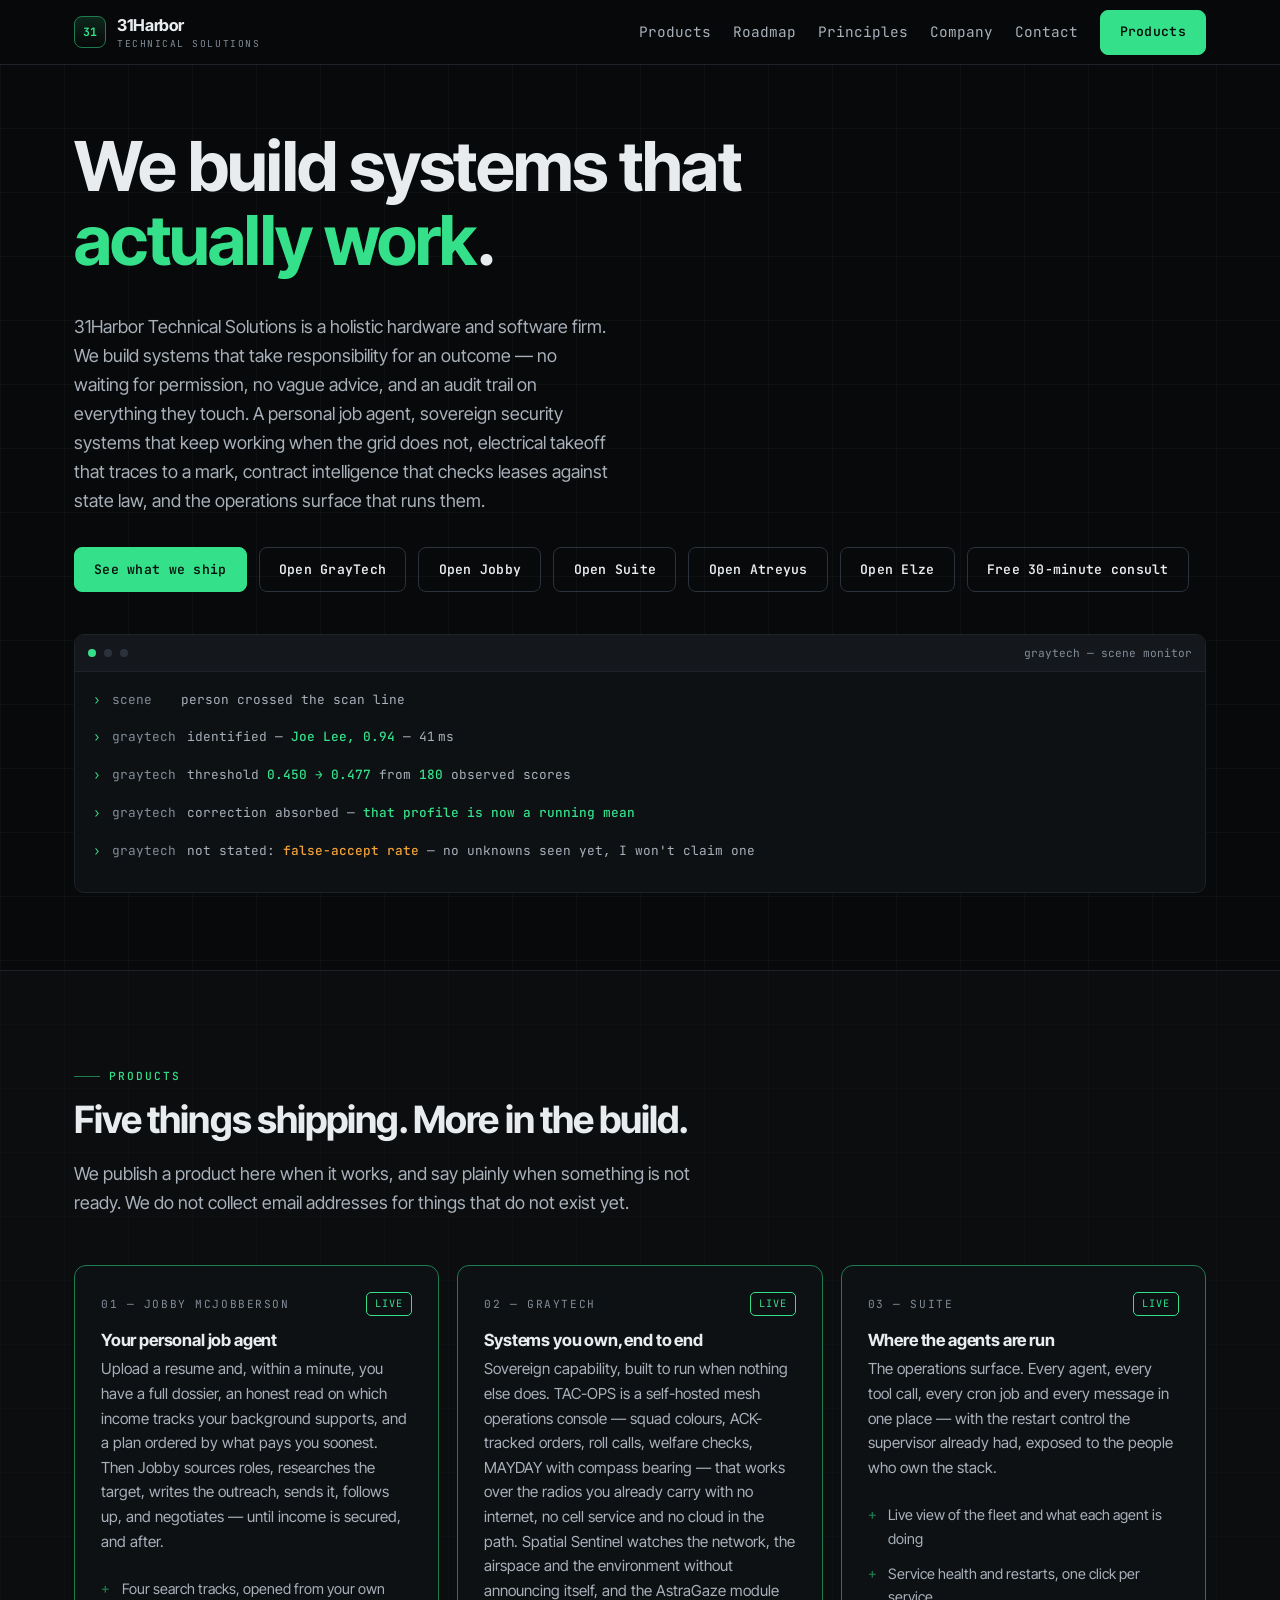
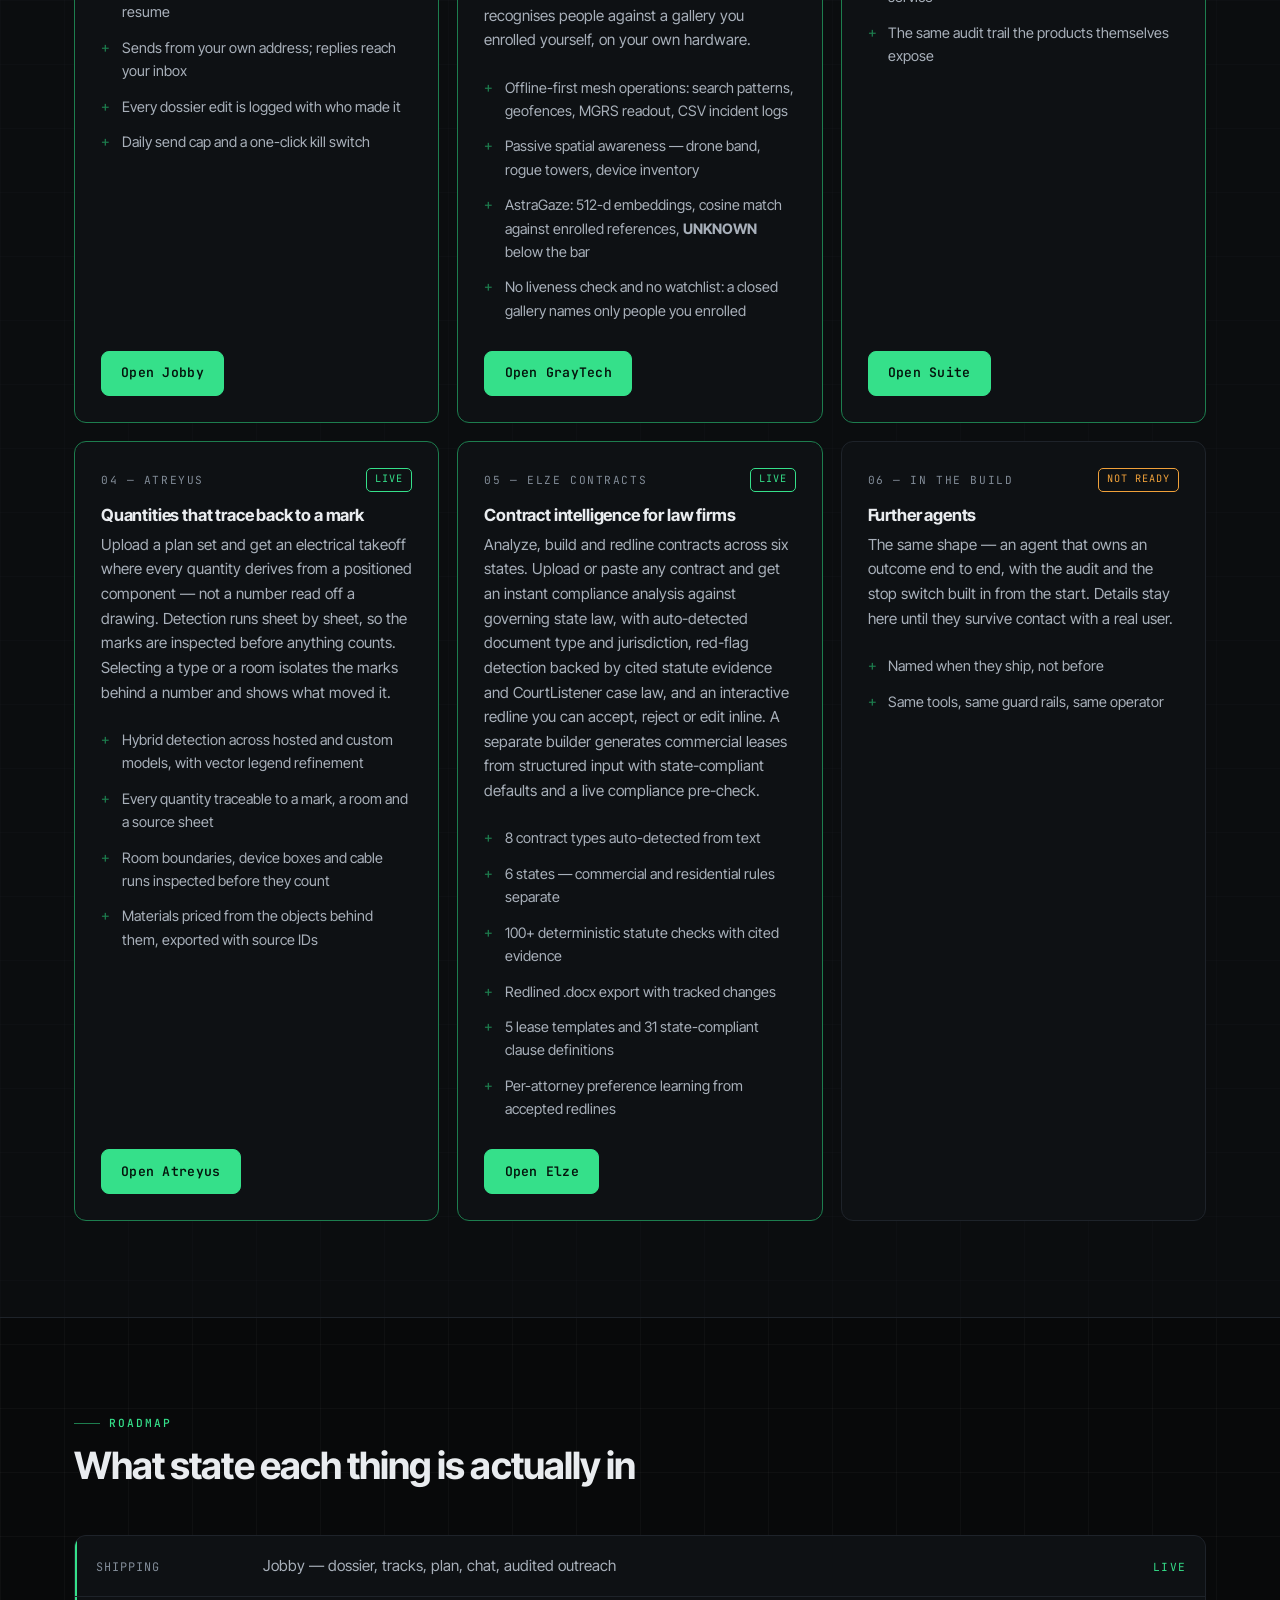
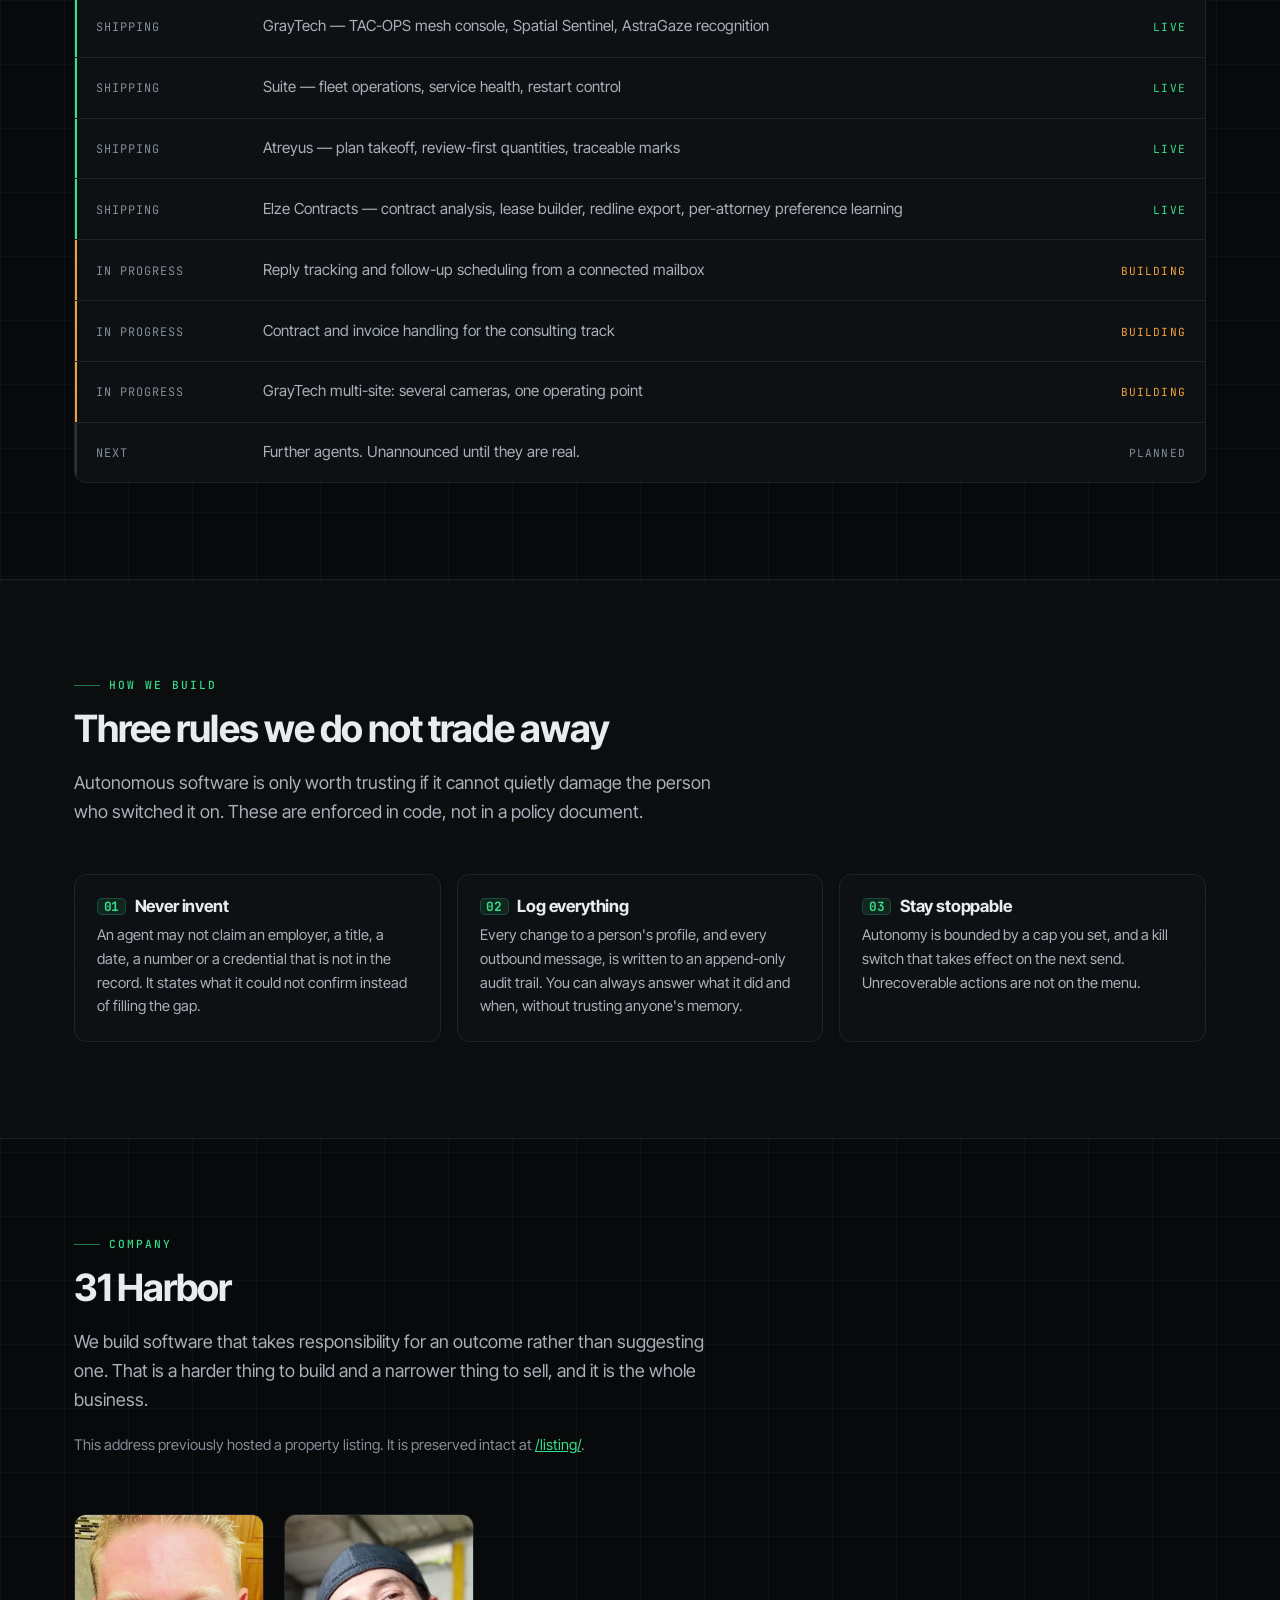
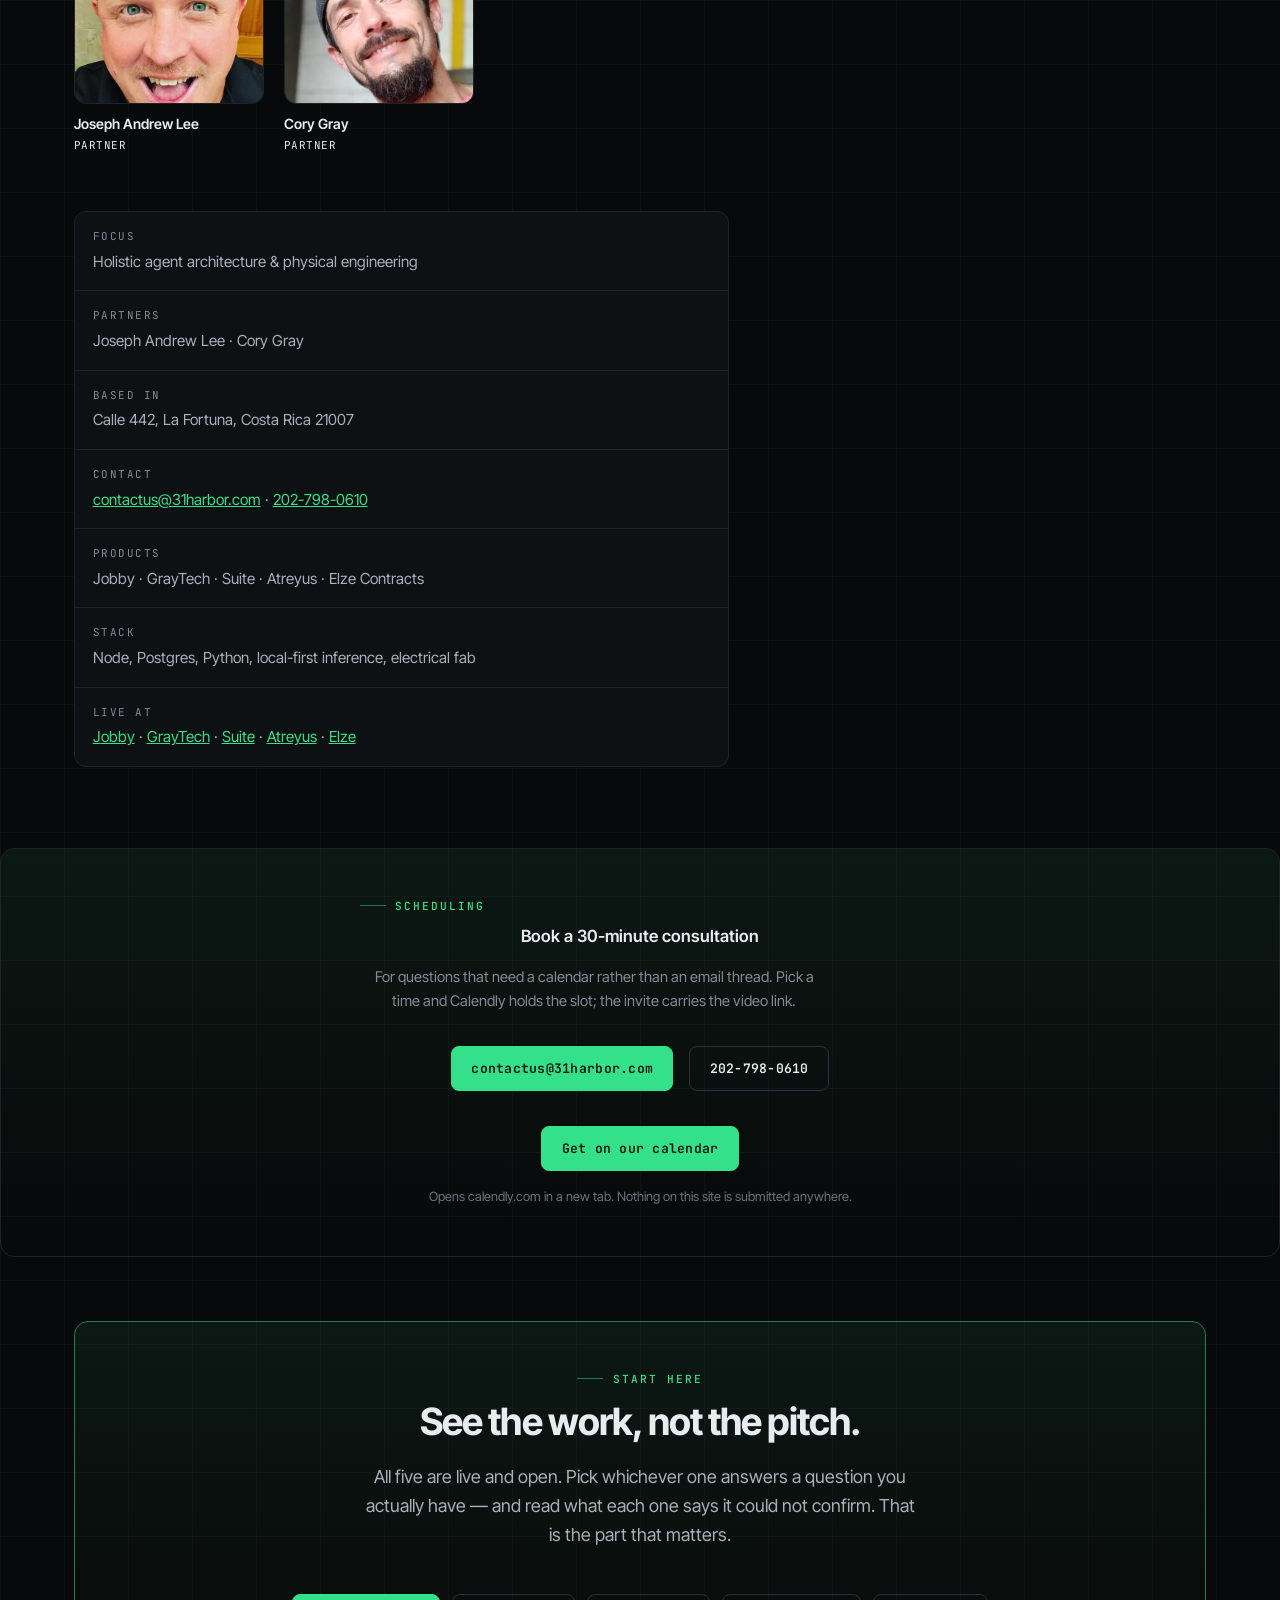
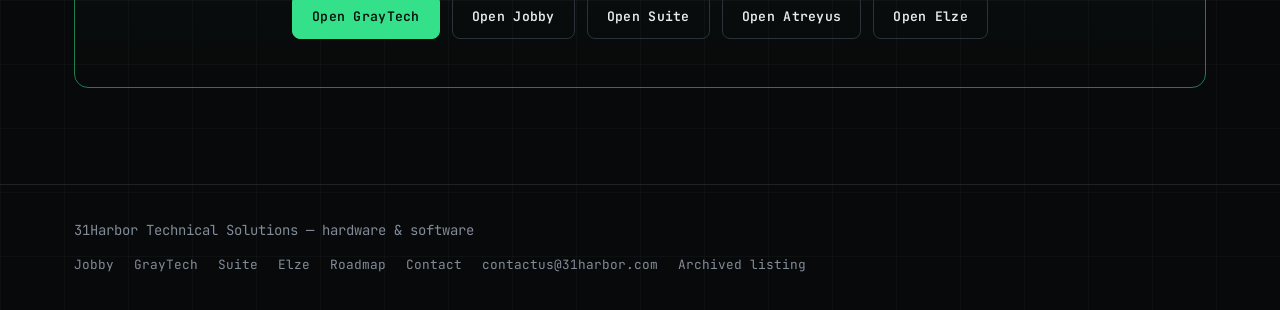
<file: index.html>
<!DOCTYPE html>
<html lang="en">
<head>
  <meta charset="UTF-8">
  <meta name="viewport" content="width=device-width, initial-scale=1.0">
  <title>31Harbor Technical Solutions &mdash; We build systems that work</title>
  <meta name="description" content="31Harbor Technical Solutions combines high-level agent architecture with electrical engineering and fabrication to build holistic, autonomous systems. Shipping: Jobby (job agent), GrayTech (sovereign security), Atreyus (electrical takeoff), Suite (operations), and Elze Contracts (contract intelligence). Partners Joseph Andrew Lee and Cory Gray, based in La Fortuna, Costa Rica.">
  <meta name="keywords" content="31Harbor Technical Solutions, agent harness architecture, electrical engineering, autonomous agents, Jobby, GrayTech, Atreyus, Suite, Elze Contracts, contract intelligence, Costa Rica, La Fortuna">

  <meta property="og:type" content="website">
  <meta property="og:title" content="31Harbor Technical Solutions &mdash; We build systems that work">
  <meta property="og:description" content="A holistic technical solutions firm integrating software agents with hardware engineering. Jobby, GrayTech, Atreyus, Suite and Elze Contracts are shipping. Never invent, log everything, stay stoppable.">
  <meta property="og:url" content="https://31harbor.com/">
  <meta property="og:site_name" content="31Harbor Technical Solutions">
  <meta property="og:locale" content="en_US">
  <meta property="og:image" content="https://31harbor.com/og/31harbor-og.png">
  <meta property="og:image:width" content="1200">
  <meta property="og:image:height" content="630">
  <meta property="og:image:alt" content="31 Harbor - We build systems that actually work. Jobby, GrayTech, Atreyus, Suite and Elze Contracts.">
  <meta property="og:image:type" content="image/png">

  <meta name="twitter:card" content="summary_large_image">
  <meta name="twitter:title" content="31Harbor Technical Solutions &mdash; We build systems that work">
  <meta name="twitter:description" content="Integrated hardware and software solutions for autonomous agents. Jobby, GrayTech, Atreyus, Suite and Elze Contracts are shipping.">
  <meta name="twitter:image" content="https://31harbor.com/og/31harbor-og.png">
  <meta name="twitter:image:alt" content="31 Harbor - We build systems that actually work.">

  <meta name="author" content="31Harbor Technical Solutions">
  <meta name="robots" content="index, follow, max-image-preview:large, max-snippet:-1, max-video-preview:-1">
  <meta name="googlebot" content="index, follow">
  <meta name="theme-color" content="#080b0a">
  <link rel="canonical" href="https://31harbor.com/">

  <link rel="icon" href="/favicon/favicon-32.png" sizes="32x32" type="image/png">
  <link rel="icon" href="/favicon/favicon-16.png" sizes="16x16" type="image/png">
  <link rel="icon" href="/favicon/favicon-512.png" sizes="512x512" type="image/png">
  <link rel="apple-touch-icon" href="/favicon/apple-touch-icon.png">
  <link rel="manifest" href="/site.webmanifest">

  <link rel="preconnect" href="https://fonts.googleapis.com">
  <link rel="preconnect" href="https://fonts.gstatic.com" crossorigin>
  <link href="https://fonts.googleapis.com/css2?family=Inter+Tight:wght@400;500;600;700;800&family=JetBrains+Mono:wght@400;500;600&display=swap" rel="stylesheet">
  <link rel="stylesheet" href="brand/style.css?v=c33582beb2">
</head>
<body>
  <a class="skip" href="#main">Skip to content</a>

  <nav class="nav">
    <div class="wrap nav-inner">
      <a class="brand" href="/">
        <span class="brand-mark" aria-hidden="true">31</span>
        <span class="brand-name">31Harbor<small>Technical Solutions</small></span>
      </a>
      <div class="nav-links">
        <a href="#products" class="hide-sm">Products</a>
        <a href="#roadmap" class="hide-sm">Roadmap</a>
        <a href="#principles" class="hide-sm">Principles</a>
        <a href="#company" class="hide-sm">Company</a>
        <a href="#contact" class="hide-sm">Contact</a>
        <a class="btn" href="#products">Products</a>
      </div>
    </div>
  </nav>

  <main id="main">

    <!-- &#8221;&#8221; Hero &#8221;&#8221;&#8221;&#8221;&#8221;&#8221;&#8221;&#8221;&#8221;&#8221;&#8221;&#8221;&#8221;&#8221;&#8221;&#8221;&#8221;&#8221;&#8221;&#8221;&#8221;&#8221;&#8221;&#8221;&#8221;&#8221;&#8221;&#8221;&#8221;&#8221;&#8221;&#8221;&#8221;&#8221;&#8221;&#8221;&#8221;&#8221;&#8221;&#8221;&#8221;&#8221;&#8221;&#8221;&#8221;&#8221;&#8221;&#8221;&#8221;&#8221;&#8221; -->
    <header class="hero">
      <div class="wrap">
        <h1>We build systems that <em>actually work</em>.</h1>
        <p class="lede hero-lede">
          31Harbor Technical Solutions is a holistic hardware and software firm. We build systems that take
          responsibility for an outcome &mdash; no waiting for permission, no
          vague advice, and an audit trail on everything they touch. A personal
          job agent, sovereign security systems that keep working when the grid
          does not, electrical takeoff that traces to a mark, contract
          intelligence that checks leases against state law, and the operations
          surface that runs them.
        </p>

        <div class="btn-row">
          <a class="btn" href="#products">See what we ship</a>
          <a class="btn btn-ghost" href="https://graytech.mobilemonero.com">Open GrayTech</a>
          <a class="btn btn-ghost" href="https://jobby.mobilemonero.com">Open Jobby</a>
          <a class="btn btn-ghost" href="https://suite.mobilemonero.com/suite/">Open Suite</a>
          <a class="btn btn-ghost" href="https://atreyus.mobilemonero.com">Open Atreyus</a>
          <a class="btn btn-ghost" href="https://relay.mobilemonero.com/elze">Open Elze</a>
          <!-- Same reasoning as the button in the contact CTA: a plain link, not an
               embed. It cannot break, costs no request, and survives Calendly being
               down. New tab because it leaves the site. -->
          <a class="btn btn-ghost"
             href="https://calendly.com/xmrtnet/30min?hide_gdpr_banner=1"
             target="_blank" rel="noopener">Free 30-minute consult</a>
        </div>

        <div class="console" role="img" aria-label="Console excerpt showing the running fleet: GrayTech identifying a person in a monitored scene, the operating threshold being recalibrated from observed traffic, and the correction being recorded.">
          <div class="console-bar">
            <span class="lamp on" aria-hidden="true"></span>
            <span class="lamp" aria-hidden="true"></span>
            <span class="lamp" aria-hidden="true"></span>
            <span class="spacer"></span>
            <span>graytech &mdash; scene monitor</span>
          </div>
          <div class="console-body">
            <p class="line"><span class="caret">&rsaquo;</span><span class="who">scene</span><span class="msg">person crossed the scan line</span></p>
            <p class="line ok"><span class="caret">&rsaquo;</span><span class="who">graytech</span><span class="msg">identified &mdash; <b>Joe Lee, 0.94</b> &mdash; 41&thinsp;ms</span></p>
            <p class="line ok"><span class="caret">&rsaquo;</span><span class="who">graytech</span><span class="msg">threshold <b>0.450 &rarr; 0.477</b> from <b>180</b> observed scores</span></p>
            <p class="line ok"><span class="caret">&rsaquo;</span><span class="who">graytech</span><span class="msg">correction absorbed &mdash; <b>that profile is now a running mean</b></span></p>
            <p class="line warn"><span class="caret">&rsaquo;</span><span class="who">graytech</span><span class="msg">not stated: <b>false-accept rate</b> &mdash; no unknowns seen yet, I won't claim one</span></p>
          </div>
        </div>
      </div>
    </header>

    <!-- &#8221;&#8221; Products &#8221;&#8221;&#8221;&#8221;&#8221;&#8221;&#8221;&#8221;&#8221;&#8221;&#8221;&#8221;&#8221;&#8221;&#8221;&#8221;&#8221;&#8221;&#8221;&#8221;&#8221;&#8221;&#8221;&#8221;&#8221;&#8221;&#8221;&#8221;&#8221;&#8221;&#8221;&#8221;&#8221;&#8221;&#8221;&#8221;&#8221;&#8221;&#8221;&#8221;&#8221;&#8221;&#8221;&#8221;&#8221;&#8221;&#8221; -->
    <section id="products" class="band">
      <div class="wrap">
        <div class="section-head">
          <p class="eyebrow">Products</p>
          <h2>Five things shipping. More in the build.</h2>
          <p class="lede">
            We publish a product here when it works, and say plainly when
            something is not ready. We do not collect email addresses for
            things that do not exist yet.
          </p>
        </div>

        <div class="products">
          <article class="product is-live">
            <div class="product-top">
              <span class="product-id">01 &mdash; Jobby McJobberson</span>
              <span class="badge badge-live">Live</span>
            </div>
            <h3>Your personal job agent</h3>
            <p>
              Upload a resume and, within a minute, you have a full dossier, an
              honest read on which income tracks your background supports, and a
              plan ordered by what pays you soonest. Then Jobby sources roles,
              researches the target, writes the outreach, sends it, follows up,
              and negotiates &mdash; until income is secured, and after.
            </p>
            <ul class="feature-list">
              <li>Four search tracks, opened from your own resume</li>
              <li>Sends from your own address; replies reach your inbox</li>
              <li>Every dossier edit is logged with who made it</li>
              <li>Daily send cap and a one-click kill switch</li>
            </ul>
            <a class="btn" href="https://jobby.mobilemonero.com">Open Jobby</a>
          </article>

          <article class="product is-live">
            <div class="product-top">
              <span class="product-id">02 &mdash; GrayTech</span>
              <span class="badge badge-live">Live</span>
            </div>
            <h3>Systems you own, end to end</h3>
            <p>
              Sovereign capability, built to run when nothing else does. TAC-OPS is a
              self-hosted mesh operations console &mdash; squad colours, ACK-tracked
              orders, roll calls, welfare checks, MAYDAY with compass bearing &mdash;
              that works over the radios you already carry with no internet, no cell
              service and no cloud in the path. Spatial Sentinel watches the network,
              the airspace and the environment without announcing itself, and the
              AstraGaze module recognises people against a gallery you enrolled
              yourself, on your own hardware.
            </p>
            <ul class="feature-list">
              <li>Offline-first mesh operations: search patterns, geofences, MGRS readout, CSV incident logs</li>
              <li>Passive spatial awareness &mdash; drone band, rogue towers, device inventory</li>
              <li>AstraGaze: 512-d embeddings, cosine match against enrolled references, <b>UNKNOWN</b> below the bar</li>
              <li>No liveness check and no watchlist: a closed gallery names only people you enrolled</li>
            </ul>
            <a class="btn" href="https://graytech.mobilemonero.com">Open GrayTech</a>
          </article>

          <article class="product is-live">
            <div class="product-top">
              <span class="product-id">03 &mdash; Suite</span>
              <span class="badge badge-live">Live</span>
            </div>
            <h3>Where the agents are run</h3>
            <p>
              The operations surface. Every agent, every tool call, every cron job
              and every message in one place &mdash; with the restart control the
              supervisor already had, exposed to the people who own the stack.
            </p>
            <ul class="feature-list">
              <li>Live view of the fleet and what each agent is doing</li>
              <li>Service health and restarts, one click per service</li>
              <li>The same audit trail the products themselves expose</li>
            </ul>
            <a class="btn" href="https://suite.mobilemonero.com/suite/">Open Suite</a>
          </article>

          <article class="product is-live">
            <div class="product-top">
              <span class="product-id">04 &mdash; Atreyus</span>
              <span class="badge badge-live">Live</span>
            </div>
            <h3>Quantities that trace back to a mark</h3>
            <p>
              Upload a plan set and get an electrical takeoff where every quantity
              derives from a positioned component &mdash; not a number read off a drawing.
              Detection runs sheet by sheet, so the marks are inspected before anything
              counts. Selecting a type or a room isolates the marks behind a number and
              shows what moved it.
            </p>
            <ul class="feature-list">
              <li>Hybrid detection across hosted and custom models, with vector legend refinement</li>
              <li>Every quantity traceable to a mark, a room and a source sheet</li>
              <li>Room boundaries, device boxes and cable runs inspected before they count</li>
              <li>Materials priced from the objects behind them, exported with source IDs</li>
            </ul>
            <a class="btn" href="https://atreyus.mobilemonero.com">Open Atreyus</a>
          </article>

          <article class="product is-live">
            <div class="product-top">
              <span class="product-id">05 &mdash; Elze Contracts</span>
              <span class="badge badge-live">Live</span>
            </div>
            <h3>Contract intelligence for law firms</h3>
            <p>
              Analyze, build and redline contracts across six states. Upload or
              paste any contract and get an instant compliance analysis against
              governing state law, with auto-detected document type and
              jurisdiction, red-flag detection backed by cited statute evidence
              and CourtListener case law, and an interactive redline you can
              accept, reject or edit inline. A separate builder generates
              commercial leases from structured input with state-compliant
              defaults and a live compliance pre-check.
            </p>
            <ul class="feature-list">
              <li>8 contract types auto-detected from text</li>
              <li>6 states &mdash; commercial and residential rules separate</li>
              <li>100+ deterministic statute checks with cited evidence</li>
              <li>Redlined .docx export with tracked changes</li>
              <li>5 lease templates and 31 state-compliant clause definitions</li>
              <li>Per-attorney preference learning from accepted redlines</li>
            </ul>
            <a class="btn" href="https://relay.mobilemonero.com/elze">Open Elze</a>
          </article>

          <article class="product">
            <div class="product-top">
              <span class="product-id">06 &mdash; In the build</span>
              <span class="badge badge-next">Not ready</span>
            </div>
            <h3>Further agents</h3>
            <p>
              The same shape &mdash; an agent that owns an outcome end to end, with the
              audit and the stop switch built in from the start. Details stay
              here until they survive contact with a real user.
            </p>
            <ul class="feature-list">
              <li>Named when they ship, not before</li>
              <li>Same tools, same guard rails, same operator</li>
            </ul>
          </article>
        </div>
      </div>
    </section>

    <!-- &#8221;&#8221; Roadmap &#8221;&#8221;&#8221;&#8221;&#8221;&#8221;&#8221;&#8221;&#8221;&#8221;&#8221;&#8221;&#8221;&#8221;&#8221;&#8221;&#8221;&#8221;&#8221;&#8221;&#8221;&#8221;&#8221;&#8221;&#8221;&#8221;&#8221;&#8221;&#8221;&#8221;&#8221;&#8221;&#8221;&#8221;&#8221;&#8221;&#8221;&#8221;&#8221;&#8221;&#8221;&#8221;&#8221;&#8221;&#8221;&#8221;&#8221;&#8221; -->
    <section id="roadmap">
      <div class="wrap">
        <div class="section-head">
          <p class="eyebrow">Roadmap</p>
          <h2>What state each thing is actually in</h2>
        </div>
        <div class="roadmap">
          <div class="rm-row shipping">
            <span class="rm-when">Shipping</span>
            <span class="rm-what">Jobby &mdash; dossier, tracks, plan, chat, audited outreach</span>
            <span class="rm-state">Live</span>
          </div>
          <div class="rm-row shipping">
            <span class="rm-when">Shipping</span>
            <span class="rm-what">GrayTech &mdash; TAC-OPS mesh console, Spatial Sentinel, AstraGaze recognition</span>
            <span class="rm-state">Live</span>
          </div>
          <div class="rm-row shipping">
            <span class="rm-when">Shipping</span>
            <span class="rm-what">Suite &mdash; fleet operations, service health, restart control</span>
            <span class="rm-state">Live</span>
          </div>
          <div class="rm-row shipping">
            <span class="rm-when">Shipping</span>
            <span class="rm-what">Atreyus &mdash; plan takeoff, review-first quantities, traceable marks</span>
            <span class="rm-state">Live</span>
          </div>
          <div class="rm-row shipping">
            <span class="rm-when">Shipping</span>
            <span class="rm-what">Elze Contracts &mdash; contract analysis, lease builder, redline export, per-attorney preference learning</span>
            <span class="rm-state">Live</span>
          </div>
          <div class="rm-row building">
            <span class="rm-when">In progress</span>
            <span class="rm-what">Reply tracking and follow-up scheduling from a connected mailbox</span>
            <span class="rm-state">Building</span>
          </div>
          <div class="rm-row building">
            <span class="rm-when">In progress</span>
            <span class="rm-what">Contract and invoice handling for the consulting track</span>
            <span class="rm-state">Building</span>
          </div>
          <div class="rm-row building">
            <span class="rm-when">In progress</span>
            <span class="rm-what">GrayTech multi-site: several cameras, one operating point</span>
            <span class="rm-state">Building</span>
          </div>
          <div class="rm-row planned">
            <span class="rm-when">Next</span>
            <span class="rm-what">Further agents. Unannounced until they are real.</span>
            <span class="rm-state">Planned</span>
          </div>
        </div>
      </div>
    </section>

    <!-- &#8221;&#8221; Principles &#8221;&#8221;&#8221;&#8221;&#8221;&#8221;&#8221;&#8221;&#8221;&#8221;&#8221;&#8221;&#8221;&#8221;&#8221;&#8221;&#8221;&#8221;&#8221;&#8221;&#8221;&#8221;&#8221;&#8221;&#8221;&#8221;&#8221;&#8221;&#8221;&#8221;&#8221;&#8221;&#8221;&#8221;&#8221;&#8221;&#8221;&#8221;&#8221;&#8221;&#8221;&#8221;&#8221;&#8221;&#8221; -->
    <section id="principles" class="band">
      <div class="wrap">
        <div class="section-head">
          <p class="eyebrow">How we build</p>
          <h2>Three rules we do not trade away</h2>
          <p class="lede">
            Autonomous software is only worth trusting if it cannot quietly
            damage the person who switched it on. These are enforced in code,
            not in a policy document.
          </p>
        </div>
        <div class="principles">
          <article class="principle">
            <h3><code>01</code> Never invent</h3>
            <p>
              An agent may not claim an employer, a title, a date, a number or a
              credential that is not in the record. It states what it could not
              confirm instead of filling the gap.
            </p>
          </article>
          <article class="principle">
            <h3><code>02</code> Log everything</h3>
            <p>
              Every change to a person's profile, and every outbound message,
              is written to an append-only audit trail. You can always answer
              what it did and when, without trusting anyone's memory.
            </p>
          </article>
          <article class="principle">
            <h3><code>03</code> Stay stoppable</h3>
            <p>
              Autonomy is bounded by a cap you set, and a kill switch that takes
              effect on the next send. Unrecoverable actions are not on the
              menu.
            </p>
          </article>
        </div>
      </div>
    </section>

    <!-- &#8221;&#8221; Company &#8221;&#8221;&#8221;&#8221;&#8221;&#8221;&#8221;&#8221;&#8221;&#8221;&#8221;&#8221;&#8221;&#8221;&#8221;&#8221;&#8221;&#8221;&#8221;&#8221;&#8221;&#8221;&#8221;&#8221;&#8221;&#8221;&#8221;&#8221;&#8221;&#8221;&#8221;&#8221;&#8221;&#8221;&#8221;&#8221;&#8221;&#8221;&#8221;&#8221;&#8221;&#8221;&#8221;&#8221;&#8221;&#8221;&#8221;&#8221; -->
    <section id="company">
      <div class="wrap about">
        <div class="section-head" style="margin-bottom:0">
          <p class="eyebrow">Company</p>
          <h2>31 Harbor</h2>
          <p class="lede">
            We build software that takes responsibility for an outcome rather
            than suggesting one. That is a harder thing to build and a narrower
            thing to sell, and it is the whole business.
          </p>
          <p class="muted" style="font-size:.92rem">
            This address previously hosted a property listing. It is preserved
            intact at <a href="/listing/">/listing/</a>.
          </p>
        </div>

        <div class="team">
            <figure class="person">
              <img src="/assets/team/joe-lee.webp" width="512" height="512"
                   alt="Joseph Andrew Lee, partner at 31Harbor" loading="lazy" decoding="async">
              <figcaption><b>Joseph Andrew Lee</b><span>Partner</span></figcaption>
            </figure>
            <figure class="person">
              <img src="/assets/team/cory-gray.webp" width="512" height="512"
                   alt="Cory Gray, partner at 31Harbor" loading="lazy" decoding="async">
              <figcaption><b>Cory Gray</b><span>Partner</span></figcaption>
            </figure>
          </div>

        <dl class="facts">
          <div class="fact"><dt>Focus</dt><dd>Holistic agent architecture &amp; physical engineering</dd></div>
          <div class="fact"><dt>Partners</dt><dd>Joseph Andrew Lee &middot; Cory Gray</dd></div>
          <div class="fact"><dt>Based in</dt><dd>Calle 442, La Fortuna, Costa Rica 21007</dd></div>
          <div class="fact"><dt>Contact</dt><dd><a href="mailto:contactus@31harbor.com">contactus@31harbor.com</a> &middot; <a href="tel:+12027980610">202-798-0610</a></dd></div>
          <div class="fact"><dt>Products</dt><dd>Jobby &middot; GrayTech &middot; Suite &middot; Atreyus &middot; Elze Contracts</dd></div>
          <div class="fact"><dt>Stack</dt><dd>Node, Postgres, Python, local-first inference, electrical fab</dd></div>
          <div class="fact"><dt>Live at</dt><dd><a href="https://jobby.mobilemonero.com">Jobby</a> &middot; <a href="https://graytech.mobilemonero.com">GrayTech</a> &middot; <a href="https://suite.mobilemonero.com/suite/">Suite</a> &middot; <a href="https://atreyus.mobilemonero.com">Atreyus</a> &middot; <a href="https://relay.mobilemonero.com/elze">Elze</a></dd></div>
        </dl>
      </div>

      <section id="consult" style="margin-top: clamp(40px, 6vw, 64px); padding: clamp(28px, 5vw, 48px); border: 1px solid var(--line); border-radius: 14px; background: linear-gradient(180deg, rgba(53,224,138,.07), transparent);">
        <div class="wrap">
          <div style="max-width: 56ch; margin: 0 auto; text-align: center;">
            <p class="eyebrow" style="margin-bottom: .5rem;">Scheduling</p>
            <p style="font-size: 1.05rem; font-weight: 600; margin: 0 0 1rem;">Book a 30-minute consultation</p>
            <p style="font-size: .92rem; color: var(--ink-3); margin: 0 0 1.5rem; max-width: 52ch;">
              For questions that need a calendar rather than an email thread. Pick a time and Calendly holds the slot; the invite carries the video link.
            </p>
            <div class="btn-row" style="justify-content: center; gap: 1rem;">
              <a class="btn" href="mailto:contactus@31harbor.com">contactus@31harbor.com</a>
              <a class="btn btn-ghost" href="tel:+12027980610">202-798-0610</a>
            </div>
            <a class="btn consult-btn" href="https://calendly.com/xmrtnet/30min?hide_gdpr_banner=1" target="_blank" rel="noopener" style="margin-top: 2.2rem; display: inline-block;">
              Get on our calendar
            </a>
            <p style="font-size: .8rem; margin: 1rem 0 0; color: var(--ink-3); opacity: .8;">
              Opens calendly.com in a new tab. Nothing on this site is submitted anywhere.
            </p>
          </div>
        </div>
      </section>

      <div class="wrap">
        <div class="cta">
          <p class="eyebrow" style="justify-content:center">Start here</p>
          <h2>See the work, not the pitch.</h2>
          <p class="lede" style="max-width:56ch;margin:0 auto">
            All five are live and open. Pick whichever one answers a question you
            actually have &mdash; and read what each one says it could not
            confirm. That is the part that matters.
          </p>
          <div class="btn-row" style="justify-content:center">
            <a class="btn" href="https://graytech.mobilemonero.com">Open GrayTech</a>
            <a class="btn btn-ghost" href="https://jobby.mobilemonero.com">Open Jobby</a>
            <a class="btn btn-ghost" href="https://suite.mobilemonero.com/suite/">Open Suite</a>
            <a class="btn btn-ghost" href="https://atreyus.mobilemonero.com">Open Atreyus</a>
            <a class="btn btn-ghost" href="https://relay.mobilemonero.com/elze">Open Elze</a>
          </div>
        </div>
      </div>
    </section>

  </main>

  <footer>
    <div class="wrap foot-inner">
      <span class="mono">31Harbor Technical Solutions &mdash; hardware &amp; software</span>
      <div class="foot-links">
        <a href="https://jobby.mobilemonero.com">Jobby</a>
        <a href="https://graytech.mobilemonero.com">GrayTech</a>
        <a href="https://suite.mobilemonero.com/suite/">Suite</a>
        <a href="https://relay.mobilemonero.com/elze">Elze</a>
        <a href="#roadmap">Roadmap</a>
        <a href="#contact">Contact</a>
        <a href="mailto:contactus@31harbor.com">contactus@31harbor.com</a>
        <a href="/listing/">Archived listing</a>
      </div>
    </div>
  </footer>

</body>
</html>
</file>
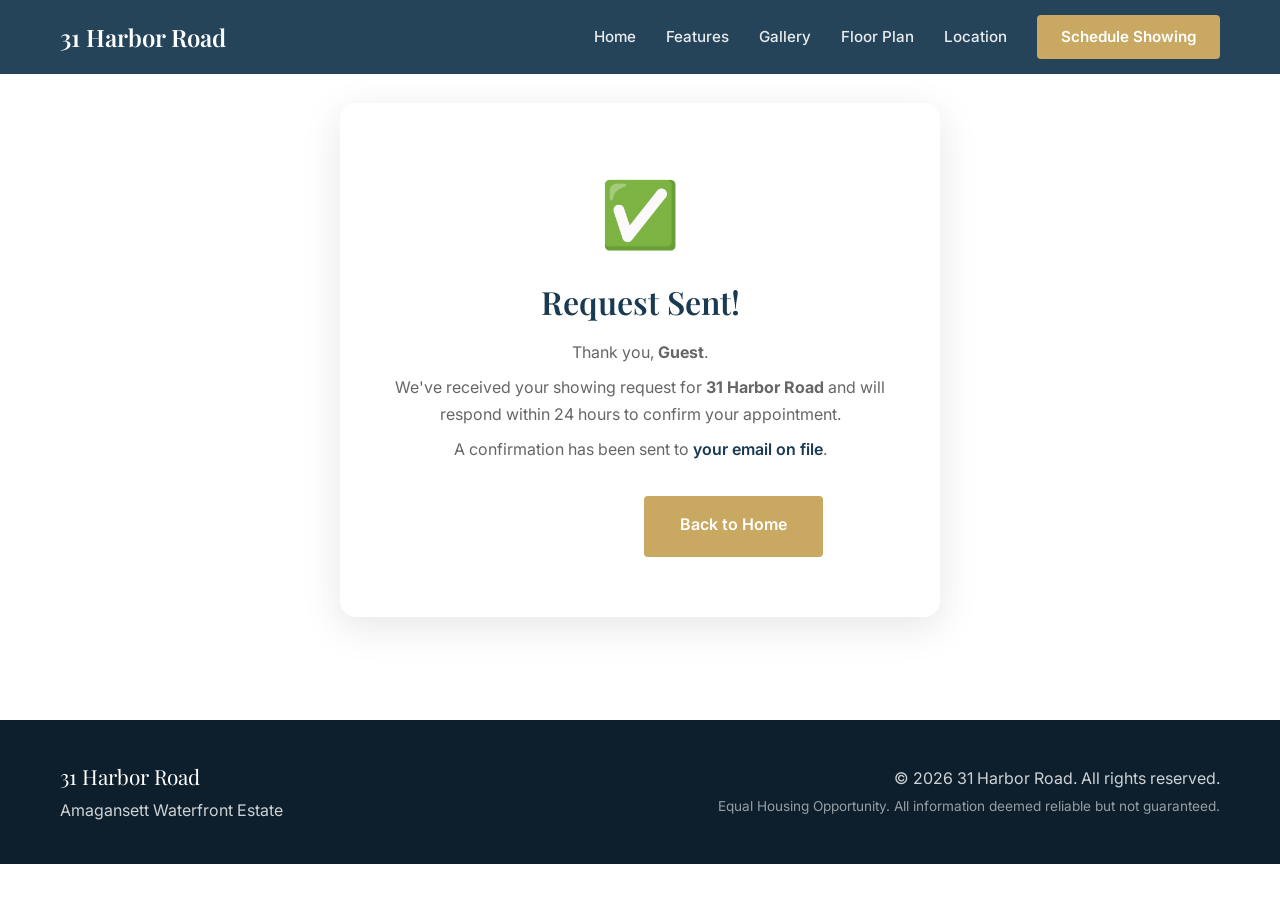
<file: listing/thank-you.html>
<!DOCTYPE html>
<html lang="en">
<head>
    <meta charset="UTF-8">
    <meta name="viewport" content="width=device-width, initial-scale=1.0">
    <title>Thank You — 31 Harbor Road</title>
    <meta name="description" content="Your showing request has been received for 31 Harbor Road, Amagansett.">
    <meta name="robots" content="noindex">

    <!-- Fonts -->
    <link rel="preconnect" href="https://fonts.googleapis.com">
    <link rel="preconnect" href="https://fonts.gstatic.com" crossorigin>
    <link href="https://fonts.googleapis.com/css2?family=Playfair+Display:wght@400;500;600;700&family=Inter:wght@300;400;500;600&display=swap" rel="stylesheet">

    <!-- Styles -->
    <link rel="stylesheet" href="css/style.css">

    <style>
        .thank-you-section {
            min-height: 80vh;
            display: flex;
            align-items: center;
            justify-content: center;
            text-align: center;
            padding: 80px 20px;
        }
        .thank-you-card {
            max-width: 600px;
            background: white;
            border-radius: 16px;
            padding: 60px 40px;
            box-shadow: 0 10px 40px rgba(0,0,0,0.1);
        }
        .thank-you-icon {
            font-size: 64px;
            margin-bottom: 16px;
        }
        .thank-you-card h2 {
            font-family: 'Playfair Display', serif;
            font-size: 2rem;
            color: var(--primary);
            margin: 0 0 16px;
        }
        .thank-you-card p {
            color: var(--text-light);
            line-height: 1.7;
            margin: 0 0 8px;
        }
        .thank-you-card .email-confirm {
            font-weight: 600;
            color: var(--primary);
        }
        .thank-you-actions {
            margin-top: 32px;
            display: flex;
            gap: 16px;
            justify-content: center;
            flex-wrap: wrap;
        }
    </style>
</head>
<body>
    <!-- Navigation -->
    <nav class="navbar">
        <div class="nav-container">
            <div class="nav-brand">31 Harbor Road</div>
            <div class="nav-links">
                <a href="index.html">Home</a>
                <a href="index.html#features">Features</a>
                <a href="index.html#gallery">Gallery</a>
                <a href="index.html#floorplan">Floor Plan</a>
                <a href="index.html#location">Location</a>
                <a href="index.html#contact" class="btn-nav">Schedule Showing</a>
            </div>
        </div>
    </nav>

    <!-- Thank You Content -->
    <section class="thank-you-section">
        <div class="thank-you-card">
            <div class="thank-you-icon">&#x2705;</div>
            <h2>Request Sent!</h2>
            <p>Thank you, <strong id="visitor-name">Guest</strong>.</p>
            <p>We've received your showing request for <strong>31 Harbor Road</strong> and will respond within 24 hours to confirm your appointment.</p>
            <p>A confirmation has been sent to <span class="email-confirm" id="visitor-email"></span>.</p>
            <div class="thank-you-actions">
                <a href="index.html#gallery" class="btn btn-secondary">View Gallery</a>
                <a href="index.html" class="btn btn-primary">Back to Home</a>
            </div>
        </div>
    </section>

    <!-- Footer -->
    <footer class="footer">
        <div class="container">
            <div class="footer-content">
                <div class="footer-left">
                    <div class="footer-brand">31 Harbor Road</div>
                    <p>Amagansett Waterfront Estate</p>
                </div>
                <div class="footer-right">
                    <p>&copy; 2026 31 Harbor Road. All rights reserved.</p>
                    <p class="disclaimer">Equal Housing Opportunity. All information deemed reliable but not guaranteed.</p>
                </div>
            </div>
        </div>
    </footer>

    <script>
        // Pick up name/email from URL params
        const params = new URLSearchParams(window.location.search);
        const name = params.get('name') || 'Guest';
        const email = params.get('email') || '';
        document.getElementById('visitor-name').textContent = name;
        if (email) {
            document.getElementById('visitor-email').textContent = email;
        } else {
            document.getElementById('visitor-email').textContent = 'your email on file';
        }
    </script>
</body>
</html>
</file>
<file: brand/style.css>
/* 31 Harbor - company site
 *
 * A software company that builds agents. Dark, technical, confident: near-black
 * ground, one sharp accent, monospace used as a structural element rather than
 * decoration, and a grid texture that reads as a working surface.
 *
 * Everything interactive is real: the product links open the actual app, and the
 * roadmap says what is not built yet rather than implying otherwise.
 */

:root {
  --bg: #08090a;
  --bg-grid: rgba(255, 255, 255, .028);
  --surface: #0e1114;
  --surface-2: #14181c;
  --line: #1e232a;
  --line-bright: #2b323b;
  --ink: #e9ecef;
  --ink-2: #a8b0ba;
  /* The dimmest tier. On this ground it has to clear 4.5:1 against the lightest
   * surface it lands on (--surface-2, the console chrome), which is #828c98 -
   * 5.2:1 there. The previous #6f7883 was a light-background value and failed
   * ten pairs, down to 3.98:1. */
  --ink-3: #828c98;
  --accent: #35e08a;
  --accent-dim: #1d7d4e;
  --warn: #f0a13a;
  --max: 1180px;
  --mono: "JetBrains Mono", ui-monospace, SFMono-Regular, "SF Mono", Menlo, monospace;
  --sans: "Inter Tight", Inter, system-ui, -apple-system, "Segoe UI", sans-serif;
}

* { box-sizing: border-box; }

html { scroll-behavior: smooth; }

body {
  margin: 0;
  background-color: var(--bg);
  /* A faint 64px grid. Reads as a working surface, not decoration. */
  background-image:
    linear-gradient(var(--bg-grid) 1px, transparent 1px),
    linear-gradient(90deg, var(--bg-grid) 1px, transparent 1px);
  background-size: 64px 64px;
  color: var(--ink);
  font-family: var(--sans);
  font-size: 17px;
  line-height: 1.62;
  -webkit-font-smoothing: antialiased;
}

/* Anchor targets clear the sticky nav. */
section, main > header { scroll-margin-top: 84px; }

h1, h2, h3 {
  font-family: var(--sans);
  font-weight: 700;
  line-height: 1.08;
  letter-spacing: -.025em;
  margin: 0 0 .5em;
}
h1 { font-size: clamp(2.4rem, 6.2vw, 4.3rem); }
h2 { font-size: clamp(1.6rem, 3.2vw, 2.35rem); }
h3 { font-size: 1.05rem; letter-spacing: -.01em; }
p { margin: 0 0 1.1em; }
a { color: var(--accent); }

.wrap { width: 100%; max-width: var(--max); margin: 0 auto; padding: 0 24px; }
.narrow { max-width: 700px; }

/* Mono is used for every label, tag and status so structure is legible
 * before the prose is read. */
.mono { font-family: var(--mono); }

.eyebrow {
  font-family: var(--mono);
  font-size: .7rem;
  font-weight: 500;
  letter-spacing: .18em;
  text-transform: uppercase;
  color: var(--accent);
  margin: 0 0 .9rem;
  display: flex;
  align-items: center;
  gap: .6rem;
}
.eyebrow::before {
  content: "";
  width: 1.6rem;
  height: 1px;
  background: var(--accent-dim);
}

.lede { font-size: 1.12rem; color: var(--ink-2); }
.muted { color: var(--ink-3); }

/* -- Nav ----------------------------------------------------------- */
.nav {
  position: sticky; top: 0; z-index: 50;
  background: rgba(8, 9, 10, .82);
  backdrop-filter: blur(14px);
  border-bottom: 1px solid var(--line);
}
.nav-inner { display: flex; align-items: center; gap: 24px; height: 64px; }
.brand { display: flex; align-items: center; gap: 11px; text-decoration: none; color: var(--ink); }
.brand-mark {
  display: grid; place-items: center;
  width: 32px; height: 32px;
  border: 1px solid var(--accent-dim);
  border-radius: 8px;
  background: linear-gradient(180deg, rgba(53, 224, 138, .14), transparent);
  color: var(--accent);
  font-family: var(--mono);
  font-size: .72rem;
  font-weight: 700;
  letter-spacing: .02em;
}
.brand-name { font-weight: 700; font-size: 1.02rem; letter-spacing: -.02em; }
.brand-name small {
  display: block;
  font-family: var(--mono);
  font-size: .6rem;
  font-weight: 400;
  letter-spacing: .16em;
  text-transform: uppercase;
  color: var(--ink-3);
  margin-top: -2px;
}
.nav-links { display: flex; align-items: center; gap: 22px; margin-left: auto; }
.nav-links a:not(.btn) {
  color: var(--ink-2);
  text-decoration: none;
  font-size: .9rem;
  font-family: var(--mono);
}
.nav-links a:not(.btn):hover { color: var(--ink); }
@media (max-width: 900px) { .nav-links .hide-sm { display: none; } }

.btn {
  display: inline-block;
  padding: .68rem 1.2rem;
  border: 1px solid var(--accent);
  border-radius: 8px;
  background: var(--accent);
  color: #04140c;
  font-family: var(--mono);
  font-size: .82rem;
  font-weight: 600;
  letter-spacing: .02em;
  text-decoration: none;
  transition: box-shadow .14s ease, transform .14s ease;
}
.btn:hover { box-shadow: 0 0 0 3px rgba(53, 224, 138, .18); transform: translateY(-1px); }
.btn-ghost { background: transparent; color: var(--ink); border-color: var(--line-bright); }
.btn-ghost:hover { border-color: var(--accent); color: var(--accent); box-shadow: none; }
.btn-row { display: flex; flex-wrap: wrap; gap: 12px; margin-top: 2rem; }

/* -- Hero ---------------------------------------------------------- */
/* The nav is sticky and ~64px tall, so the hero does not need a canyon above it.
 * This was clamp(64px, 11vw, 132px), which put 132px of dead space between the
 * navbar and the first line at desktop widths. */
.hero { padding: clamp(40px, 5vw, 64px) 0 clamp(44px, 6vw, 80px); }
.hero h1 { max-width: 15ch; }
.hero h1 em { font-style: normal; color: var(--accent); }
.hero-lede { max-width: 54ch; }

.status-row {
  display: flex; flex-wrap: wrap; gap: .5rem;
  margin: 0 0 1.8rem;
}
.chip {
  display: inline-flex; align-items: center; gap: .5rem;
  padding: .3rem .65rem;
  border: 1px solid var(--line);
  border-radius: 6px;
  background: var(--surface);
  font-family: var(--mono);
  font-size: .72rem;
  color: var(--ink-2);
}
.chip b { color: var(--ink); font-weight: 500; }
.dot { width: 6px; height: 6px; border-radius: 50%; background: var(--accent); }
.dot-live { box-shadow: 0 0 0 0 rgba(53, 224, 138, .55); animation: ping 2.4s infinite; }
@keyframes ping { 70% { box-shadow: 0 0 0 7px rgba(53, 224, 138, 0); } 100% { box-shadow: 0 0 0 0 rgba(53, 224, 138, 0); } }
@media (prefers-reduced-motion: reduce) {
  .dot-live { animation: none; }
  html { scroll-behavior: auto; }
}

/* A working surface: the agent's own console, not a mockup screenshot. */
.console {
  margin-top: 2.6rem;
  border: 1px solid var(--line);
  border-radius: 10px;
  background: var(--surface);
  overflow: hidden;
}
.console-bar {
  display: flex; align-items: center; gap: .5rem;
  padding: .55rem .8rem;
  border-bottom: 1px solid var(--line);
  background: var(--surface-2);
  font-family: var(--mono);
  font-size: .7rem;
  color: var(--ink-3);
}
.console-bar .lamp { width: 8px; height: 8px; border-radius: 50%; background: var(--line-bright); }
.console-bar .lamp.on { background: var(--accent); }
.console-bar .spacer { flex: 1; }
.console-body { padding: 1rem 1.1rem; margin: 0; }
.line { display: flex; gap: .7rem; font-family: var(--mono); font-size: .8rem; line-height: 1.85; }
.line .caret { color: var(--accent); flex: 0 0 auto; }
.line .who { color: var(--ink-3); flex: 0 0 3.6rem; }
.line .msg { color: var(--ink-2); }
.line .msg b { color: var(--ink); font-weight: 500; }
.line.ok .msg b { color: var(--accent); }
.line.warn .msg b { color: var(--warn); }

/* -- Sections ------------------------------------------------------ */
section { padding: clamp(52px, 8vw, 96px) 0; }
section.band { border-block: 1px solid var(--line); background: rgba(14, 17, 20, .55); }
.section-head { max-width: 660px; margin-bottom: clamp(30px, 4vw, 48px); }

/* Products */
.products { display: grid; gap: 18px; }
/* Two equal columns, not the old 1.35fr .65fr.
   That split was sized for exactly two cards: one wide flagship, one narrow
   "not ready" placeholder. With four products it would give Jobby 1.35 and
   squeeze GrayTech, Suite and the placeholder into a third of the width.
   Equal columns scale with whatever is actually in the grid. */
@media (min-width: 760px) { .products { grid-template-columns: repeat(2, minmax(0, 1fr)); } }
@media (min-width: 1180px) { .products { grid-template-columns: repeat(3, minmax(0, 1fr)); } }
.product {
  border: 1px solid var(--line);
  border-radius: 12px;
  background: var(--surface);
  padding: 26px;
  display: flex;
  flex-direction: column;
}
.product.is-live { border-color: var(--accent-dim); }
.product-top {
  display: flex; align-items: center; justify-content: space-between;
  gap: 12px; margin-bottom: .9rem;
}
.product-id { font-family: var(--mono); font-size: .7rem; letter-spacing: .14em; text-transform: uppercase; color: var(--ink-3); }
.product p { color: var(--ink-2); font-size: .95rem; }
.product .btn { margin-top: auto; align-self: flex-start; }

.badge {
  display: inline-block;
  padding: .18rem .5rem;
  border: 1px solid currentColor;
  border-radius: 5px;
  font-family: var(--mono);
  font-size: .64rem;
  letter-spacing: .1em;
  text-transform: uppercase;
}
.badge-live { color: var(--accent); }
.badge-next { color: var(--warn); }

.feature-list { margin: 0 0 1.4rem; padding: 0; list-style: none; }
.feature-list li {
  position: relative;
  padding: .38rem 0 .38rem 1.3rem;
  font-size: .9rem;
  color: var(--ink-2);
}
.feature-list li::before {
  content: "+";
  position: absolute; left: 0;
  color: var(--accent-dim);
  font-family: var(--mono);
}

/* Roadmap: explicit, so nothing here overstates what exists. */
.roadmap { display: grid; gap: 1px; background: var(--line); border: 1px solid var(--line); border-radius: 12px; overflow: hidden; }
.rm-row {
  display: grid; gap: .3rem 1.4rem;
  grid-template-columns: 1fr;
  padding: 1.1rem 1.2rem;
  background: var(--surface);
}
@media (min-width: 760px) { .rm-row { grid-template-columns: 9rem 1fr auto; align-items: baseline; } }
.rm-when { font-family: var(--mono); font-size: .74rem; color: var(--ink-3); letter-spacing: .08em; text-transform: uppercase; }
.rm-what { color: var(--ink-2); font-size: .95rem; }
.rm-state { font-family: var(--mono); font-size: .7rem; letter-spacing: .1em; text-transform: uppercase; }
.rm-row.shipping { border-left: 2px solid var(--accent); }
.rm-row.shipping .rm-state { color: var(--accent); }
.rm-row.building { border-left: 2px solid var(--warn); }
.rm-row.building .rm-state { color: var(--warn); }
.rm-row.planned { border-left: 2px solid var(--line-bright); }
.rm-row.planned .rm-state { color: var(--ink-3); }

/* Principles */
.principles { display: grid; gap: 16px; grid-template-columns: 1fr; }
@media (min-width: 820px) { .principles { grid-template-columns: repeat(3, 1fr); } }
.principle { border: 1px solid var(--line); border-radius: 12px; background: var(--surface); padding: 22px; }
.principle h3 { display: flex; align-items: center; gap: .55rem; }
.principle h3 code {
  font-family: var(--mono);
  font-size: .8rem;
  color: var(--accent);
  background: rgba(53, 224, 138, .1);
  border: 1px solid rgba(53, 224, 138, .22);
  border-radius: 5px;
  padding: .05rem .35rem;
}
.principle p { margin: 0; font-size: .92rem; color: var(--ink-2); }

/* Company */
.about { display: grid; gap: 2.5rem; grid-template-columns: 1fr; }
@media (min-width: 900px) { .about { grid-template-columns: 1.2fr .8fr; } }
/* Partners.
   The .about grid is 1.2fr .8fr - heading left, facts right. The team block
   spans BOTH columns so the portraits sit under the heading at full width
   rather than being squeezed into the narrow right column beside the facts
   table, where a 1:1 portrait would render at about 200px. */
.team {
  grid-column: 1 / -1;
  display: grid;
  grid-template-columns: repeat(auto-fit, minmax(140px, 190px));
  gap: 1.25rem;
  align-items: start;
}
.person { margin: 0; }
.person img {
  width: 100%;
  height: auto;
  aspect-ratio: 1 / 1;
  object-fit: cover;
  border-radius: 12px;
  border: 1px solid var(--line);
  display: block;
}
.person figcaption {
  display: flex;
  flex-direction: column;
  gap: 1px;
  margin-top: .55rem;
  font-size: .88rem;
}
.person figcaption b { color: var(--text); font-weight: 600; }
.person figcaption span {
  color: var(--muted);
  font-family: var(--mono);
  font-size: .68rem;
  letter-spacing: .04em;
  text-transform: uppercase;
}
.facts { display: grid; gap: 1px; background: var(--line); border: 1px solid var(--line); border-radius: 12px; overflow: hidden; }
.fact { padding: 1rem 1.1rem; background: var(--surface); }
.fact dt {
  font-family: var(--mono); font-size: .68rem;
  letter-spacing: .14em; text-transform: uppercase; color: var(--ink-3);
}
.fact dd { margin: .25rem 0 0; font-size: .95rem; color: var(--ink-2); }

.cta {
  margin-top: clamp(40px, 6vw, 64px);
  padding: clamp(28px, 5vw, 48px);
  border: 1px solid var(--accent-dim);
  border-radius: 14px;
  background: linear-gradient(180deg, rgba(53, 224, 138, .07), transparent);
  text-align: center;
}
.cta .btn { margin-top: .8rem; }

/* Consultation block. Sits inside the contact CTA but is visually its own thing:
   the two buttons above it open a mail client or a dialler, and this one opens a
   scheduler, so a hairline and some air keeps them from reading as a set of three.
   .cta .btn sets margin-top, which would indent this button oddly against its own
   copy, so it is reset here. */
.consult {
  max-width: 46rem;
  margin: 3rem auto 0;
  padding-top: 2rem;
  border-top: 1px solid var(--line);
  text-align: center;
}
.consult h3 { font-size: 1.05rem; font-weight: 600; margin: 0 0 .5rem; text-align: center; }
.consult p { font-size: .92rem; color: var(--ink-3); margin: 0 0 1rem; max-width: 54ch; text-align: center; }
.consult-btn { margin-top: 0; }
/* Small enough that the note does not compete with the button above it. */
.consult-note { font-size: .8rem; margin: .8rem 0 0; color: var(--ink-3); opacity: .8; text-align: center; }
@media (max-width: 480px) {
  .consult { margin-top: 2.2rem; padding-top: 1.6rem; }
}

/* Footer */
footer { border-top: 1px solid var(--line); padding: 34px 0; font-size: .87rem; color: var(--ink-3); }
.foot-inner { display: flex; flex-wrap: wrap; gap: 14px 26px; align-items: center; justify-content: space-between; }
.foot-links { display: flex; flex-wrap: wrap; gap: 20px; }
.foot-links a { color: var(--ink-3); text-decoration: none; font-family: var(--mono); font-size: .8rem; }
.foot-links a:hover { color: var(--accent); }

.skip { position: absolute; left: -9999px; background: var(--accent); color: #04140c; padding: 10px 16px; }
.skip:focus { left: 0; top: 0; z-index: 100; }
:focus-visible { outline: 2px solid var(--accent); outline-offset: 2px; border-radius: 4px; }
</file>
<file: listing/css/style.css>
/* Sea Hampton House — Luxury Real Estate Website */

:root {
    --primary: #1a3a52;
    --primary-light: #2c5470;
    --accent: #c9a962;
    --accent-light: #d4bc7a;
    --text: #2d2d2d;
    --text-light: #666;
    --bg: #ffffff;
    --bg-alt: #f8f9fa;
    --border: #e0e0e0;
    --shadow: 0 4px 20px rgba(0,0,0,0.1);
    --shadow-lg: 0 10px 40px rgba(0,0,0,0.15);
}

* {
    margin: 0;
    padding: 0;
    box-sizing: border-box;
}

body {
    font-family: 'Inter', -apple-system, BlinkMacSystemFont, sans-serif;
    color: var(--text);
    line-height: 1.6;
    overflow-x: hidden;
}

h1, h2, h3, h4 {
    font-family: 'Playfair Display', Georgia, serif;
    font-weight: 600;
    line-height: 1.3;
}

a {
    color: var(--primary);
    text-decoration: none;
    transition: color 0.3s;
}

a:hover {
    color: var(--accent);
}

.container {
    max-width: 1200px;
    margin: 0 auto;
    padding: 0 20px;
}

/* Navigation */
.navbar {
    position: fixed;
    top: 0;
    left: 0;
    right: 0;
    background: rgba(26, 58, 82, 0.95);
    backdrop-filter: blur(10px);
    z-index: 1000;
    padding: 15px 0;
}

.nav-container {
    max-width: 1200px;
    margin: 0 auto;
    padding: 0 20px;
    display: flex;
    justify-content: space-between;
    align-items: center;
}

.nav-brand {
    font-family: 'Playfair Display', serif;
    font-size: 1.5rem;
    color: white;
    font-weight: 600;
}

.nav-links {
    display: flex;
    gap: 30px;
    align-items: center;
}

.nav-links a {
    color: rgba(255,255,255,0.9);
    font-size: 0.95rem;
    font-weight: 500;
}

.nav-links a:hover {
    color: var(--accent);
}

.btn-nav {
    background: var(--accent);
    color: white !important;
    padding: 10px 24px;
    border-radius: 4px;
    font-weight: 600 !important;
}

.btn-nav:hover {
    background: var(--accent-light);
}

/* Hero Section */
.hero {
    position: relative;
    height: 100vh;
    min-height: 600px;
    background: linear-gradient(135deg, var(--primary) 0%, var(--primary-light) 100%);
    display: flex;
    align-items: center;
    justify-content: center;
    text-align: center;
    overflow: hidden;
}

.hero::before {
    content: '';
    position: absolute;
    top: 0;
    left: 0;
    right: 0;
    bottom: 0;
    background: url('../assets/images/area overview.jpg') center/cover;
    opacity: 0.3;
}

.hero-overlay {
    position: absolute;
    top: 0;
    left: 0;
    right: 0;
    bottom: 0;
    background: linear-gradient(to bottom, rgba(26,58,82,0.7) 0%, rgba(26,58,82,0.4) 100%);
}

.hero-content {
    position: relative;
    z-index: 2;
    color: white;
    max-width: 800px;
    padding: 0 20px;
}

.hero-title {
    font-size: clamp(3rem, 8vw, 5rem);
    margin-bottom: 10px;
    text-shadow: 0 2px 10px rgba(0,0,0,0.3);
}

.hero-subtitle {
    font-size: clamp(1.2rem, 3vw, 1.8rem);
    font-weight: 300;
    margin-bottom: 30px;
    opacity: 0.95;
}

.hero-price {
    font-size: clamp(2rem, 5vw, 3.5rem);
    font-family: 'Playfair Display', serif;
    color: var(--accent);
    margin-bottom: 40px;
    font-weight: 600;
}

.hero-cta {
    display: flex;
    gap: 20px;
    justify-content: center;
    flex-wrap: wrap;
}

.btn {
    display: inline-block;
    padding: 16px 36px;
    border-radius: 4px;
    font-weight: 600;
    font-size: 1rem;
    transition: all 0.3s;
    cursor: pointer;
    border: none;
}

.btn-primary {
    background: var(--accent);
    color: white;
}

.btn-primary:hover {
    background: var(--accent-light);
    transform: translateY(-2px);
    box-shadow: var(--shadow-lg);
}

.btn-secondary {
    background: transparent;
    color: white;
    border: 2px solid white;
}

.btn-secondary:hover {
    background: white;
    color: var(--primary);
}

.hero-scroll {
    position: absolute;
    bottom: 40px;
    left: 50%;
    transform: translateX(-50%);
    color: rgba(255,255,255,0.7);
    text-align: center;
    z-index: 2;
}

.scroll-arrow {
    font-size: 2rem;
    animation: bounce 2s infinite;
}

@keyframes bounce {
    0%, 20%, 50%, 80%, 100% { transform: translateY(0); }
    40% { transform: translateY(-10px); }
    60% { transform: translateY(-5px); }
}

/* Features Bar */
.features-bar {
    background: var(--primary);
    color: white;
    padding: 40px 20px;
    display: flex;
    justify-content: center;
    gap: 60px;
    flex-wrap: wrap;
    position: relative;
    z-index: 10;
}

.feature-item {
    text-align: center;
}

.feature-number {
    display: block;
    font-size: 2.5rem;
    font-family: 'Playfair Display', serif;
    color: var(--accent);
    font-weight: 600;
}

.feature-label {
    font-size: 0.9rem;
    opacity: 0.8;
    text-transform: uppercase;
    letter-spacing: 1px;
}

/* Sections */
.section {
    padding: 100px 0;
}

.section-title {
    font-size: clamp(2rem, 5vw, 3rem);
    text-align: center;
    margin-bottom: 20px;
    color: var(--primary);
}

.section-subtitle {
    text-align: center;
    color: var(--text-light);
    font-size: 1.1rem;
    max-width: 600px;
    margin: 0 auto 60px;
}

/* About Section */
.about {
    background: var(--bg);
}

.about-grid {
    display: grid;
    grid-template-columns: 1fr 1fr;
    gap: 60px;
    align-items: center;
    margin-top: 60px;
}

.about-text .lead {
    font-size: 1.3rem;
    color: var(--primary);
    margin-bottom: 20px;
    font-weight: 500;
}

.about-text p {
    margin-bottom: 20px;
    color: var(--text-light);
}

.feature-list {
    list-style: none;
    display: grid;
    grid-template-columns: 1fr 1fr;
    gap: 15px;
    margin-top: 30px;
}

.feature-list li {
    padding-left: 25px;
    position: relative;
    color: var(--text);
}

.feature-list li::before {
    content: '✓';
    position: absolute;
    left: 0;
    color: var(--accent);
    font-weight: bold;
}

.about-image img {
    width: 100%;
    height: 500px;
    object-fit: cover;
    border-radius: 8px;
    box-shadow: var(--shadow-lg);
}

/* Features Section */
.features {
    background: var(--bg-alt);
}

.features-grid {
    display: grid;
    grid-template-columns: repeat(auto-fit, minmax(300px, 1fr));
    gap: 30px;
    margin-top: 60px;
}

.feature-card {
    background: white;
    padding: 40px 30px;
    border-radius: 8px;
    box-shadow: var(--shadow);
    transition: transform 0.3s, box-shadow 0.3s;
}

.feature-card:hover {
    transform: translateY(-5px);
    box-shadow: var(--shadow-lg);
}

.feature-icon {
    font-size: 3rem;
    margin-bottom: 20px;
}

.feature-card h3 {
    font-size: 1.4rem;
    margin-bottom: 15px;
    color: var(--primary);
}

.feature-card p {
    color: var(--text-light);
    line-height: 1.7;
}

/* Gallery Section */
.gallery {
    background: var(--bg);
}

.gallery-filter {
    display: flex;
    gap: 12px;
    justify-content: center;
    margin-top: 40px;
    flex-wrap: wrap;
}

.filter-btn {
    padding: 10px 24px;
    border: 2px solid var(--border);
    background: white;
    color: var(--text);
    border-radius: 30px;
    font-size: 0.9rem;
    font-weight: 500;
    cursor: pointer;
    transition: all 0.3s;
}

.filter-btn:hover {
    border-color: var(--accent);
    color: var(--accent);
}

.filter-btn.active {
    background: var(--accent);
    border-color: var(--accent);
    color: white;
}

.gallery-grid {
    display: grid;
    grid-template-columns: repeat(4, 1fr);
    grid-auto-rows: 280px;
    gap: 20px;
    margin-top: 40px;
}

.gallery-item {
    position: relative;
    overflow: hidden;
    border-radius: 8px;
    cursor: pointer;
    transition: opacity 0.3s, transform 0.3s;
}

.gallery-item.large {
    grid-column: span 2;
    grid-row: span 2;
}

.gallery-item img {
    width: 100%;
    height: 100%;
    object-fit: cover;
    transition: transform 0.5s;
}

.gallery-item:hover img {
    transform: scale(1.1);
}

.gallery-overlay {
    position: absolute;
    top: 0;
    left: 0;
    right: 0;
    bottom: 0;
    background: linear-gradient(transparent 50%, rgba(0,0,0,0.85));
    display: flex;
    flex-direction: column;
    justify-content: flex-end;
    padding: 20px;
    opacity: 0;
    transition: opacity 0.3s;
}

.gallery-item:hover .gallery-overlay {
    opacity: 1;
}

.gallery-icon {
    position: absolute;
    top: 50%;
    left: 50%;
    transform: translate(-50%, -50%);
    font-size: 2rem;
    opacity: 0;
    transition: opacity 0.3s;
}

.gallery-item:hover .gallery-icon {
    opacity: 1;
}

.gallery-caption {
    color: white;
    font-weight: 500;
    font-size: 1rem;
}

.gallery-counter {
    text-align: center;
    margin-top: 30px;
    color: var(--text-light);
    font-size: 0.9rem;
}

/* Lightbox */
.lightbox {
    display: none;
    position: fixed;
    top: 0;
    left: 0;
    right: 0;
    bottom: 0;
    background: rgba(0,0,0,0.95);
    z-index: 2000;
    align-items: center;
    justify-content: center;
    padding: 20px;
}

.lightbox-content {
    position: relative;
    max-width: 90%;
    max-height: 90%;
    display: flex;
    flex-direction: column;
    align-items: center;
}

#lightbox-img {
    max-width: 100%;
    max-height: 80vh;
    object-fit: contain;
    border-radius: 4px;
    box-shadow: 0 10px 60px rgba(0,0,0,0.5);
}

.lightbox-caption {
    color: white;
    font-size: 1.1rem;
    font-weight: 500;
    margin-top: 15px;
    text-align: center;
}

.lightbox-counter {
    color: rgba(255,255,255,0.7);
    font-size: 0.9rem;
    margin-top: 8px;
}

.lightbox-close {
    position: absolute;
    top: 20px;
    right: 30px;
    font-size: 3rem;
    color: white;
    background: none;
    border: none;
    cursor: pointer;
    transition: color 0.3s;
    z-index: 2001;
}

.lightbox-close:hover {
    color: var(--accent);
}

.lightbox-nav {
    position: absolute;
    top: 50%;
    transform: translateY(-50%);
    font-size: 3rem;
    color: white;
    background: none;
    border: none;
    cursor: pointer;
    padding: 20px;
    transition: color 0.3s;
    z-index: 2001;
}

.lightbox-prev {
    left: 20px;
}

.lightbox-next {
    right: 20px;
}

.lightbox-nav:hover {
    color: var(--accent);
}

@media (max-width: 768px) {
    .lightbox-nav {
        font-size: 2rem;
        padding: 10px;
    }
    .lightbox-close {
        font-size: 2.5rem;
        top: 10px;
        right: 20px;
    }
}

/* Floor Plan Section */
.floorplan {
    background: var(--bg-alt);
}

.floorplan-content {
    max-width: 900px;
    margin: 60px auto 0;
    text-align: center;
}

.floorplan-image {
    width: 100%;
    border-radius: 8px;
    box-shadow: var(--shadow);
}

.floorplan-placeholder {
    background: white;
    padding: 60px 40px;
    border-radius: 8px;
    box-shadow: var(--shadow);
}

.floorplan-placeholder ul {
    text-align: left;
    margin-top: 20px;
    color: var(--text-light);
}

/* Location Section */
.location {
    background: var(--bg);
}

.location-grid {
    display: grid;
    grid-template-columns: 1fr 1fr;
    gap: 60px;
    align-items: start;
    margin-top: 60px;
}

.location-info h3 {
    font-size: 1.8rem;
    margin-bottom: 30px;
    color: var(--primary);
}

.location-list {
    list-style: none;
    margin-bottom: 40px;
}

.location-list li {
    padding: 12px 0;
    border-bottom: 1px solid var(--border);
    color: var(--text-light);
}

.address-box {
    background: var(--primary);
    color: white;
    padding: 30px;
    border-radius: 8px;
    font-size: 1.1rem;
    line-height: 1.8;
}

.location-map img {
    width: 100%;
    border-radius: 8px;
    box-shadow: var(--shadow);
}

/* Contact Section */
.contact {
    background: linear-gradient(135deg, var(--primary) 0%, var(--primary-light) 100%);
    color: white;
}

.contact .section-title,
.contact .section-subtitle {
    color: white;
}

.contact .section-subtitle {
    opacity: 0.9;
}

.contact-grid {
    display: grid;
    grid-template-columns: 1fr 1fr;
    gap: 60px;
    margin-top: 60px;
}

.contact-info h3 {
    font-size: 1.8rem;
    margin-bottom: 30px;
}

.agent-card {
    background: rgba(255,255,255,0.1);
    padding: 30px;
    border-radius: 8px;
    margin-bottom: 30px;
}

.agent-name {
    font-size: 1.5rem;
    font-family: 'Playfair Display', serif;
    margin-bottom: 5px;
}

.agent-title,
.agent-company {
    opacity: 0.9;
    margin-bottom: 5px;
}

.agent-contact {
    margin-top: 20px;
    line-height: 2;
}

.agent-contact a {
    color: var(--accent);
}

.agent-license {
    margin-top: 15px;
    font-size: 0.85rem;
    opacity: 0.7;
}

.showing-hours {
    background: rgba(255,255,255,0.1);
    padding: 30px;
    border-radius: 8px;
}

.showing-hours h4 {
    font-size: 1.2rem;
    margin-bottom: 15px;
}

.contact-form-wrapper {
    background: white;
    padding: 40px;
    border-radius: 8px;
    box-shadow: var(--shadow-lg);
}

.contact-form {
    color: var(--text);
}

.form-group {
    margin-bottom: 25px;
}

.form-group label {
    display: block;
    margin-bottom: 8px;
    font-weight: 500;
    color: var(--primary);
}

.form-group input,
.form-group textarea {
    width: 100%;
    padding: 14px;
    border: 2px solid var(--border);
    border-radius: 4px;
    font-size: 1rem;
    font-family: inherit;
    transition: border-color 0.3s;
}

.form-group input:focus,
.form-group textarea:focus {
    outline: none;
    border-color: var(--accent);
}

.form-group textarea {
    resize: vertical;
    min-height: 120px;
}

.btn-full {
    width: 100%;
}

.form-note {
    text-align: center;
    margin-top: 20px;
    font-size: 0.9rem;
    color: var(--text-light);
}

/* Footer */
.footer {
    background: #0d1f2c;
    color: rgba(255,255,255,0.8);
    padding: 40px 0;
}

.footer-content {
    display: flex;
    justify-content: space-between;
    align-items: center;
}

.footer-brand {
    font-family: 'Playfair Display', serif;
    font-size: 1.3rem;
    color: white;
    margin-bottom: 5px;
}

.footer-right {
    text-align: right;
}

.disclaimer {
    font-size: 0.85rem;
    opacity: 0.7;
    margin-top: 5px;
}

/* Responsive */
@media (max-width: 992px) {
    .about-grid,
    .location-grid,
    .contact-grid {
        grid-template-columns: 1fr;
    }
    
    .gallery-grid {
        grid-template-columns: repeat(2, 1fr);
    }
    
    .features-bar {
        gap: 30px;
    }
}

@media (max-width: 768px) {
    .nav-links {
        display: none;
    }
    
    .hero-cta {
        flex-direction: column;
        align-items: center;
    }
    
    .features-bar {
        flex-direction: column;
        gap: 20px;
    }
    
    .feature-list {
        grid-template-columns: 1fr;
    }
    
    .gallery-grid {
        grid-template-columns: 1fr;
    }
    
    .footer-content {
        flex-direction: column;
        text-align: center;
        gap: 20px;
    }
    
    .footer-right {
        text-align: center;
    }
}

/* Smooth Scroll */
html {
    scroll-behavior: smooth;
}

/* Form Success Message */
.form-success {
    background: #4caf50;
    color: white;
    padding: 20px;
    border-radius: 4px;
    text-align: center;
    margin-top: 20px;
    display: none;
}
</file>
